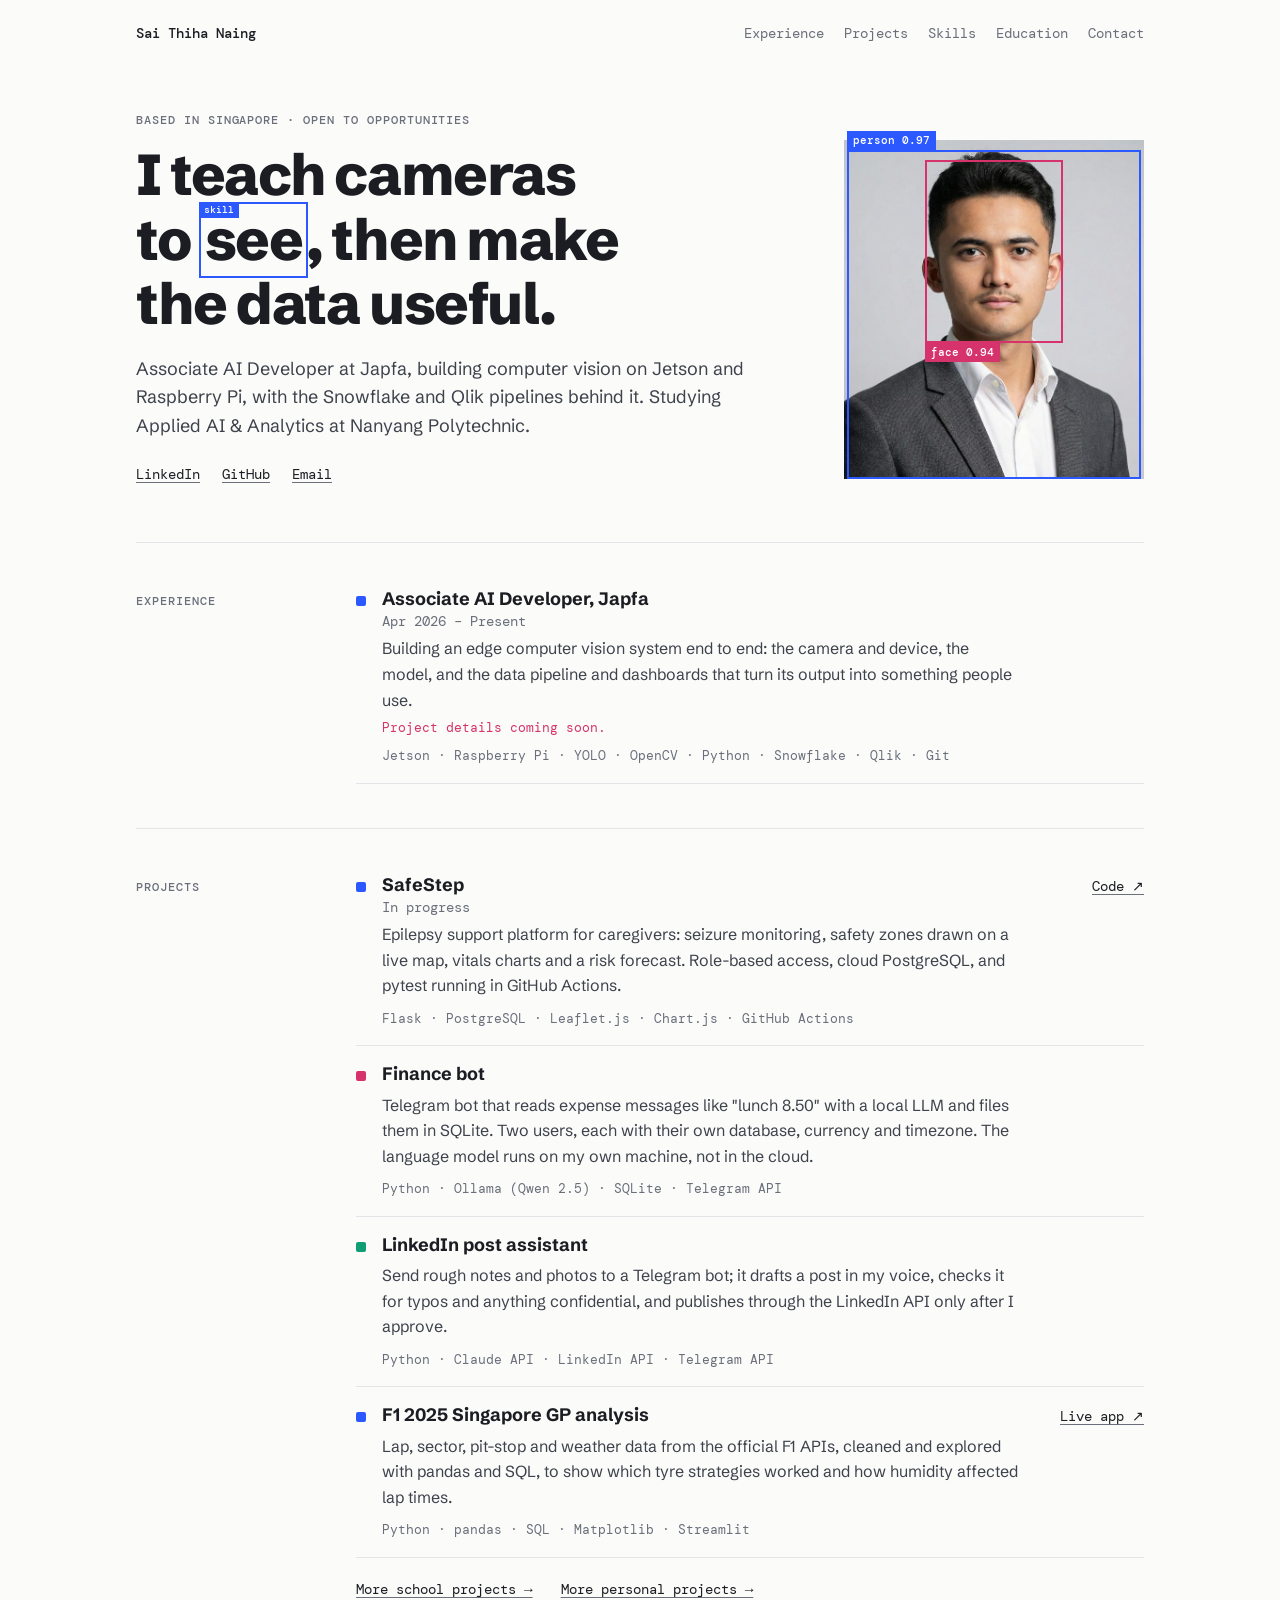
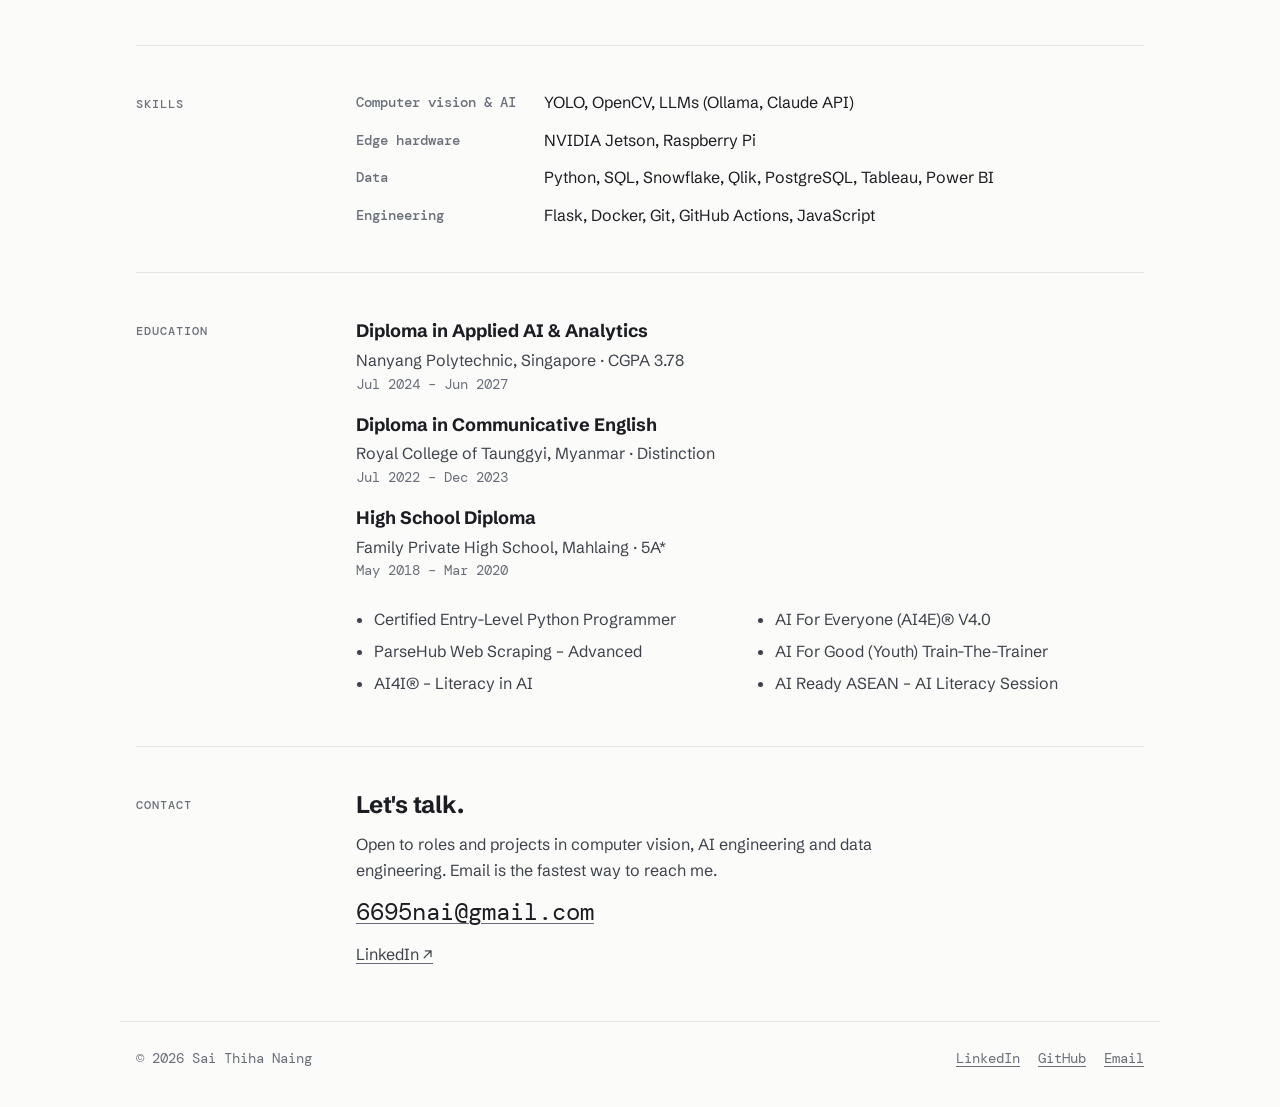
<file: index.html>
<!DOCTYPE html>
<html lang="en">
<head>
  <meta charset="UTF-8">
  <meta name="viewport" content="width=device-width, initial-scale=1.0">
  <title>Sai Thiha Naing | AI &amp; Data Engineer</title>
  <meta name="description" content="Sai Thiha Naing, Associate AI Developer at Japfa. Computer vision on Jetson and Raspberry Pi, and the Snowflake and Qlik pipelines behind it.">
  <meta property="og:title" content="Sai Thiha Naing | AI & Data Engineer">
  <meta property="og:description" content="Computer vision on edge hardware, and the data pipelines behind it. Based in Singapore.">
  <meta property="og:image" content="https://saithihanaing1.github.io/images/headshot.jpg">
  <meta property="og:url" content="https://saithihanaing1.github.io/">
  <meta property="og:type" content="website">
  <link rel="preconnect" href="https://fonts.googleapis.com">
  <link rel="preconnect" href="https://fonts.gstatic.com" crossorigin>
  <link href="https://fonts.googleapis.com/css2?family=DM+Mono:wght@400;500&family=Schibsted+Grotesk:wght@400;500;700;800&display=swap" rel="stylesheet">
  <link rel="icon" href="images/favicon.svg" type="image/svg+xml">
  <link rel="stylesheet" href="styles.css">
</head>
<body>

<header class="site-head">
  <div class="wrap">
    <a class="name" href="index.html">Sai Thiha Naing</a>
    <nav class="site-nav" aria-label="Main">
      <a href="#experience">Experience</a>
      <a href="#projects">Projects</a>
      <a href="#skills">Skills</a>
      <a href="#education">Education</a>
      <a href="#contact">Contact</a>
    </nav>
  </div>
</header>

<main>
  <div class="wrap">
    <section class="hero">
      <div class="hero-text">
        <p class="section-label">Based in Singapore · Open to opportunities</p>
        <h1>I teach cameras to <span class="tag" data-label="skill">see</span>, then make the data useful.</h1>
        <p class="lede">Associate AI Developer at Japfa, building computer vision on Jetson and Raspberry Pi, with the Snowflake and Qlik pipelines behind it. Studying Applied AI &amp; Analytics at Nanyang Polytechnic.</p>
        <div class="hero-links">
          <a href="https://www.linkedin.com/in/sai-thiha-naing" target="_blank" rel="noopener noreferrer">LinkedIn</a>
          <a href="https://github.com/SAITHIHANAING1" target="_blank" rel="noopener noreferrer">GitHub</a>
          <a href="mailto:6695nai@gmail.com">Email</a>
        </div>
      </div>
      <figure class="frame">
        <img src="images/headshot.jpg" alt="Sai Thiha Naing" width="637" height="720">
        <span class="box box--blue box--person" data-label="person 0.97" aria-hidden="true"></span>
        <span class="box box--magenta box--face" data-label="face 0.94" aria-hidden="true"></span>
      </figure>
    </section>

    <section class="section" id="experience">
      <h2 class="section-label">Experience</h2>
      <div class="section-body">
        <ul class="rows">
          <li class="row">
            <span class="marker marker--blue" aria-hidden="true"></span>
            <div class="row-main">
              <h3 class="row-title">Associate AI Developer, Japfa</h3>
              <p class="row-sub">Apr 2026 – Present</p>
              <p class="row-desc">Building an edge computer vision system end to end: the camera and device, the model, and the data pipeline and dashboards that turn its output into something people use.</p>
            </div>
            <span></span>
            <p class="row-note">Project details coming soon.</p>
            <p class="row-meta">Jetson · Raspberry Pi · YOLO · OpenCV · Python · Snowflake · Qlik · Git</p>
          </li>
        </ul>
      </div>
    </section>

    <section class="section" id="projects">
      <h2 class="section-label">Projects</h2>
      <div class="section-body">
        <ul class="rows">
          <li class="row">
            <span class="marker marker--blue" aria-hidden="true"></span>
            <div class="row-main">
              <h3 class="row-title">SafeStep</h3>
              <p class="row-sub">In progress</p>
              <p class="row-desc">Epilepsy support platform for caregivers: seizure monitoring, safety zones drawn on a live map, vitals charts and a risk forecast. Role-based access, cloud PostgreSQL, and pytest running in GitHub Actions.</p>
            </div>
            <div class="row-links"><a href="https://github.com/SAITHIHANAING1/SafeStep" target="_blank" rel="noopener noreferrer">Code ↗</a></div>
            <p class="row-meta">Flask · PostgreSQL · Leaflet.js · Chart.js · GitHub Actions</p>
          </li>
          <li class="row">
            <span class="marker marker--magenta" aria-hidden="true"></span>
            <div class="row-main">
              <h3 class="row-title">Finance bot</h3>
              <p class="row-desc">Telegram bot that reads expense messages like "lunch 8.50" with a local LLM and files them in SQLite. Two users, each with their own database, currency and timezone. The language model runs on my own machine, not in the cloud.</p>
            </div>
            <span></span>
            <p class="row-meta">Python · Ollama (Qwen 2.5) · SQLite · Telegram API</p>
          </li>
          <li class="row">
            <span class="marker marker--green" aria-hidden="true"></span>
            <div class="row-main">
              <h3 class="row-title">LinkedIn post assistant</h3>
              <p class="row-desc">Send rough notes and photos to a Telegram bot; it drafts a post in my voice, checks it for typos and anything confidential, and publishes through the LinkedIn API only after I approve.</p>
            </div>
            <span></span>
            <p class="row-meta">Python · Claude API · LinkedIn API · Telegram API</p>
          </li>
          <li class="row">
            <span class="marker marker--blue" aria-hidden="true"></span>
            <div class="row-main">
              <h3 class="row-title">F1 2025 Singapore GP analysis</h3>
              <p class="row-desc">Lap, sector, pit-stop and weather data from the official F1 APIs, cleaned and explored with pandas and SQL, to show which tyre strategies worked and how humidity affected lap times.</p>
            </div>
            <div class="row-links"><a href="https://f1-analysis-by-zwe-sai.streamlit.app/" target="_blank" rel="noopener noreferrer">Live app ↗</a></div>
            <p class="row-meta">Python · pandas · SQL · Matplotlib · Streamlit</p>
          </li>
        </ul>
        <div class="more-links">
          <a href="academic_projects.html">More school projects →</a>
          <a href="personal_projects.html">More personal projects →</a>
        </div>
      </div>
    </section>

    <section class="section" id="skills">
      <h2 class="section-label">Skills</h2>
      <div class="section-body">
        <dl class="skills">
          <dt>Computer vision &amp; AI</dt><dd>YOLO, OpenCV, LLMs (Ollama, Claude API)</dd>
          <dt>Edge hardware</dt><dd>NVIDIA Jetson, Raspberry Pi</dd>
          <dt>Data</dt><dd>Python, SQL, Snowflake, Qlik, PostgreSQL, Tableau, Power BI</dd>
          <dt>Engineering</dt><dd>Flask, Docker, Git, GitHub Actions, JavaScript</dd>
        </dl>
      </div>
    </section>

    <section class="section" id="education">
      <h2 class="section-label">Education</h2>
      <div class="section-body">
        <ul class="edu">
          <li>
            <h3>Diploma in Applied AI &amp; Analytics</h3>
            <p>Nanyang Polytechnic, Singapore · CGPA 3.78</p>
            <p class="when">Jul 2024 – Jun 2027</p>
          </li>
          <li>
            <h3>Diploma in Communicative English</h3>
            <p>Royal College of Taunggyi, Myanmar · Distinction</p>
            <p class="when">Jul 2022 – Dec 2023</p>
          </li>
          <li>
            <h3>High School Diploma</h3>
            <p>Family Private High School, Mahlaing · 5A*</p>
            <p class="when">May 2018 – Mar 2020</p>
          </li>
        </ul>
        <ul class="certs" aria-label="Certifications">
          <li>Certified Entry-Level Python Programmer</li>
          <li>ParseHub Web Scraping – Advanced</li>
          <li>AI4I® – Literacy in AI</li>
          <li>AI For Everyone (AI4E)® V4.0</li>
          <li>AI For Good (Youth) Train-The-Trainer</li>
          <li>AI Ready ASEAN – AI Literacy Session</li>
        </ul>
      </div>
    </section>

    <section class="section contact" id="contact">
      <h2 class="section-label">Contact</h2>
      <div class="section-body">
        <h3 class="contact-title">Let's talk.</h3>
        <p>Open to roles and projects in computer vision, AI engineering and data engineering. Email is the fastest way to reach me.</p>
        <p><a class="email" href="mailto:6695nai@gmail.com">6695nai@gmail.com</a></p>
        <p><a href="https://www.linkedin.com/in/sai-thiha-naing" target="_blank" rel="noopener noreferrer">LinkedIn ↗</a></p>
      </div>
    </section>
  </div>
</main>

<footer class="site-foot">
  <div class="wrap">
    <span>© 2026 Sai Thiha Naing</span>
    <nav aria-label="Footer">
      <a href="https://www.linkedin.com/in/sai-thiha-naing" target="_blank" rel="noopener noreferrer">LinkedIn</a>
      <a href="https://github.com/SAITHIHANAING1" target="_blank" rel="noopener noreferrer">GitHub</a>
      <a href="mailto:6695nai@gmail.com">Email</a>
    </nav>
  </div>
</footer>

<script src="script.js"></script>
</body>
</html>
</file>
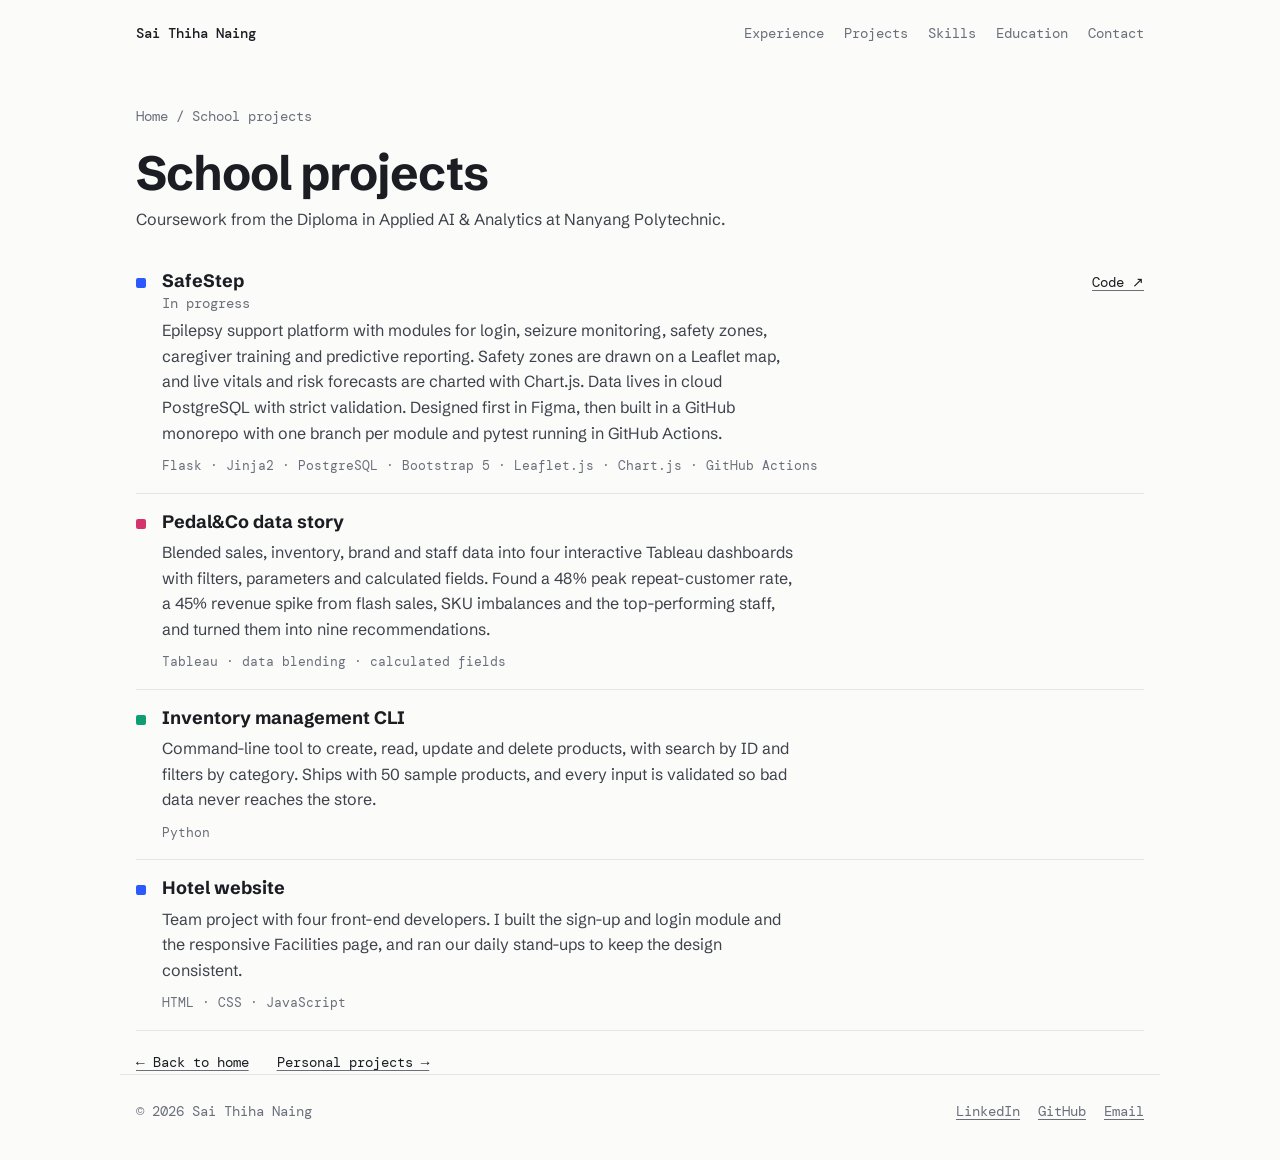
<file: academic_projects.html>
<!DOCTYPE html>
<html lang="en">
<head>
  <meta charset="UTF-8">
  <meta name="viewport" content="width=device-width, initial-scale=1.0">
  <title>School projects | Sai Thiha Naing</title>
  <meta name="description" content="School projects by Sai Thiha Naing at Nanyang Polytechnic: web platforms, Tableau dashboards and Python tools.">
  <link rel="preconnect" href="https://fonts.googleapis.com">
  <link rel="preconnect" href="https://fonts.gstatic.com" crossorigin>
  <link href="https://fonts.googleapis.com/css2?family=DM+Mono:wght@400;500&family=Schibsted+Grotesk:wght@400;500;700;800&display=swap" rel="stylesheet">
  <link rel="icon" href="images/favicon.svg" type="image/svg+xml">
  <link rel="stylesheet" href="styles.css">
</head>
<body>

<header class="site-head">
  <div class="wrap">
    <a class="name" href="index.html">Sai Thiha Naing</a>
    <nav class="site-nav" aria-label="Main">
      <a href="index.html#experience">Experience</a>
      <a href="index.html#projects">Projects</a>
      <a href="index.html#skills">Skills</a>
      <a href="index.html#education">Education</a>
      <a href="index.html#contact">Contact</a>
    </nav>
  </div>
</header>

<main>
  <div class="wrap">
    <p class="crumb"><a href="index.html">Home</a> / School projects</p>
    <h1 class="page-title">School projects</h1>
    <p class="page-intro">Coursework from the Diploma in Applied AI &amp; Analytics at Nanyang Polytechnic.</p>

    <ul class="rows">
      <li class="row">
        <span class="marker marker--blue" aria-hidden="true"></span>
        <div class="row-main">
          <h2 class="row-title">SafeStep</h2>
          <p class="row-sub">In progress</p>
          <p class="row-desc">Epilepsy support platform with modules for login, seizure monitoring, safety zones, caregiver training and predictive reporting. Safety zones are drawn on a Leaflet map, and live vitals and risk forecasts are charted with Chart.js. Data lives in cloud PostgreSQL with strict validation. Designed first in Figma, then built in a GitHub monorepo with one branch per module and pytest running in GitHub Actions.</p>
        </div>
        <div class="row-links"><a href="https://github.com/SAITHIHANAING1/SafeStep" target="_blank" rel="noopener noreferrer">Code ↗</a></div>
        <p class="row-meta">Flask · Jinja2 · PostgreSQL · Bootstrap 5 · Leaflet.js · Chart.js · GitHub Actions</p>
      </li>
      <li class="row">
        <span class="marker marker--magenta" aria-hidden="true"></span>
        <div class="row-main">
          <h2 class="row-title">Pedal&amp;Co data story</h2>
          <p class="row-desc">Blended sales, inventory, brand and staff data into four interactive Tableau dashboards with filters, parameters and calculated fields. Found a 48% peak repeat-customer rate, a 45% revenue spike from flash sales, SKU imbalances and the top-performing staff, and turned them into nine recommendations.</p>
        </div>
        <span></span>
        <p class="row-meta">Tableau · data blending · calculated fields</p>
      </li>
      <li class="row">
        <span class="marker marker--green" aria-hidden="true"></span>
        <div class="row-main">
          <h2 class="row-title">Inventory management CLI</h2>
          <p class="row-desc">Command-line tool to create, read, update and delete products, with search by ID and filters by category. Ships with 50 sample products, and every input is validated so bad data never reaches the store.</p>
        </div>
        <span></span>
        <p class="row-meta">Python</p>
      </li>
      <li class="row">
        <span class="marker marker--blue" aria-hidden="true"></span>
        <div class="row-main">
          <h2 class="row-title">Hotel website</h2>
          <p class="row-desc">Team project with four front-end developers. I built the sign-up and login module and the responsive Facilities page, and ran our daily stand-ups to keep the design consistent.</p>
        </div>
        <span></span>
        <p class="row-meta">HTML · CSS · JavaScript</p>
      </li>
    </ul>

    <div class="more-links">
      <a href="index.html#projects">← Back to home</a>
      <a href="personal_projects.html">Personal projects →</a>
    </div>
  </div>
</main>

<footer class="site-foot">
  <div class="wrap">
    <span>© 2026 Sai Thiha Naing</span>
    <nav aria-label="Footer">
      <a href="https://www.linkedin.com/in/sai-thiha-naing" target="_blank" rel="noopener noreferrer">LinkedIn</a>
      <a href="https://github.com/SAITHIHANAING1" target="_blank" rel="noopener noreferrer">GitHub</a>
      <a href="mailto:6695nai@gmail.com">Email</a>
    </nav>
  </div>
</footer>

</body>
</html>
</file>
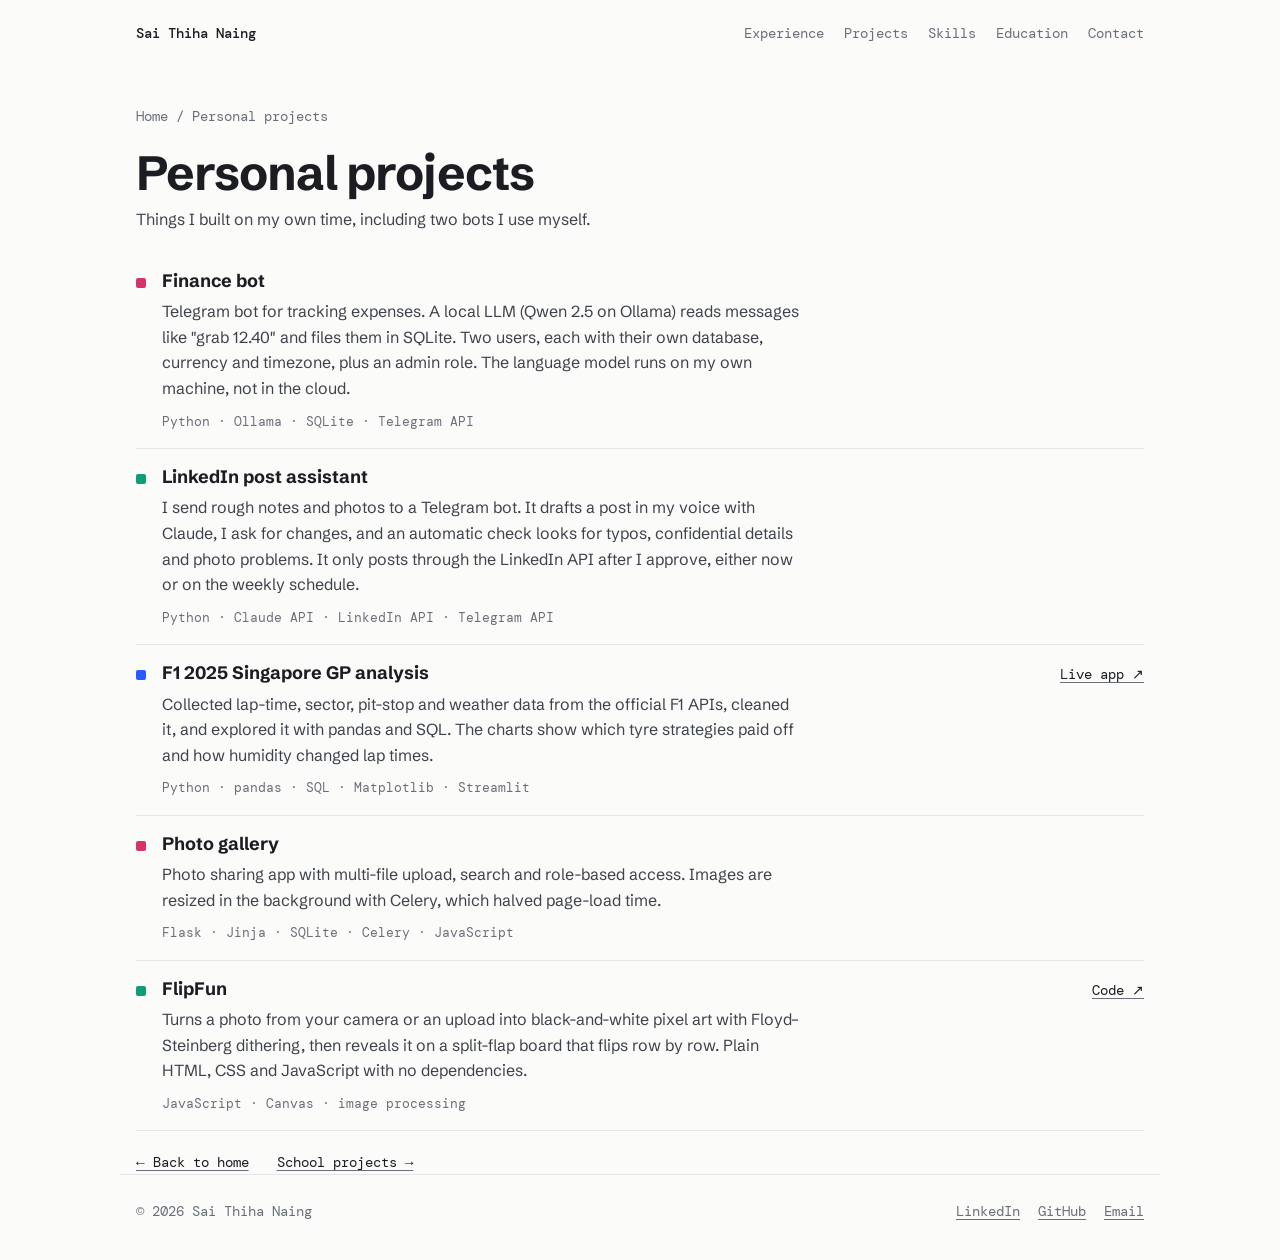
<file: personal_projects.html>
<!DOCTYPE html>
<html lang="en">
<head>
  <meta charset="UTF-8">
  <meta name="viewport" content="width=device-width, initial-scale=1.0">
  <title>Personal projects | Sai Thiha Naing</title>
  <meta name="description" content="Personal projects by Sai Thiha Naing: AI-powered bots, data analysis and web builds.">
  <link rel="preconnect" href="https://fonts.googleapis.com">
  <link rel="preconnect" href="https://fonts.gstatic.com" crossorigin>
  <link href="https://fonts.googleapis.com/css2?family=DM+Mono:wght@400;500&family=Schibsted+Grotesk:wght@400;500;700;800&display=swap" rel="stylesheet">
  <link rel="icon" href="images/favicon.svg" type="image/svg+xml">
  <link rel="stylesheet" href="styles.css">
</head>
<body>

<header class="site-head">
  <div class="wrap">
    <a class="name" href="index.html">Sai Thiha Naing</a>
    <nav class="site-nav" aria-label="Main">
      <a href="index.html#experience">Experience</a>
      <a href="index.html#projects">Projects</a>
      <a href="index.html#skills">Skills</a>
      <a href="index.html#education">Education</a>
      <a href="index.html#contact">Contact</a>
    </nav>
  </div>
</header>

<main>
  <div class="wrap">
    <p class="crumb"><a href="index.html">Home</a> / Personal projects</p>
    <h1 class="page-title">Personal projects</h1>
    <p class="page-intro">Things I built on my own time, including two bots I use myself.</p>

    <ul class="rows">
      <li class="row">
        <span class="marker marker--magenta" aria-hidden="true"></span>
        <div class="row-main">
          <h2 class="row-title">Finance bot</h2>
          <p class="row-desc">Telegram bot for tracking expenses. A local LLM (Qwen 2.5 on Ollama) reads messages like "grab 12.40" and files them in SQLite. Two users, each with their own database, currency and timezone, plus an admin role. The language model runs on my own machine, not in the cloud.</p>
        </div>
        <span></span>
        <p class="row-meta">Python · Ollama · SQLite · Telegram API</p>
      </li>
      <li class="row">
        <span class="marker marker--green" aria-hidden="true"></span>
        <div class="row-main">
          <h2 class="row-title">LinkedIn post assistant</h2>
          <p class="row-desc">I send rough notes and photos to a Telegram bot. It drafts a post in my voice with Claude, I ask for changes, and an automatic check looks for typos, confidential details and photo problems. It only posts through the LinkedIn API after I approve, either now or on the weekly schedule.</p>
        </div>
        <span></span>
        <p class="row-meta">Python · Claude API · LinkedIn API · Telegram API</p>
      </li>
      <li class="row">
        <span class="marker marker--blue" aria-hidden="true"></span>
        <div class="row-main">
          <h2 class="row-title">F1 2025 Singapore GP analysis</h2>
          <p class="row-desc">Collected lap-time, sector, pit-stop and weather data from the official F1 APIs, cleaned it, and explored it with pandas and SQL. The charts show which tyre strategies paid off and how humidity changed lap times.</p>
        </div>
        <div class="row-links"><a href="https://f1-analysis-by-zwe-sai.streamlit.app/" target="_blank" rel="noopener noreferrer">Live app ↗</a></div>
        <p class="row-meta">Python · pandas · SQL · Matplotlib · Streamlit</p>
      </li>
      <li class="row">
        <span class="marker marker--magenta" aria-hidden="true"></span>
        <div class="row-main">
          <h2 class="row-title">Photo gallery</h2>
          <p class="row-desc">Photo sharing app with multi-file upload, search and role-based access. Images are resized in the background with Celery, which halved page-load time.</p>
        </div>
        <span></span>
        <p class="row-meta">Flask · Jinja · SQLite · Celery · JavaScript</p>
      </li>
      <li class="row">
        <span class="marker marker--green" aria-hidden="true"></span>
        <div class="row-main">
          <h2 class="row-title">FlipFun</h2>
          <p class="row-desc">Turns a photo from your camera or an upload into black-and-white pixel art with Floyd–Steinberg dithering, then reveals it on a split-flap board that flips row by row. Plain HTML, CSS and JavaScript with no dependencies.</p>
        </div>
        <div class="row-links"><a href="https://github.com/SAITHIHANAING1/FlipFun" target="_blank" rel="noopener noreferrer">Code ↗</a></div>
        <p class="row-meta">JavaScript · Canvas · image processing</p>
      </li>
    </ul>

    <div class="more-links">
      <a href="index.html#projects">← Back to home</a>
      <a href="academic_projects.html">School projects →</a>
    </div>
  </div>
</main>

<footer class="site-foot">
  <div class="wrap">
    <span>© 2026 Sai Thiha Naing</span>
    <nav aria-label="Footer">
      <a href="https://www.linkedin.com/in/sai-thiha-naing" target="_blank" rel="noopener noreferrer">LinkedIn</a>
      <a href="https://github.com/SAITHIHANAING1" target="_blank" rel="noopener noreferrer">GitHub</a>
      <a href="mailto:6695nai@gmail.com">Email</a>
    </nav>
  </div>
</footer>

</body>
</html>
</file>
<file: styles.css>
/* "Annotated": the look of a computer-vision labeling tool.
   Light canvas, hairline rules, annotation class colours as the only accents. */
:root {
  --bg: #fbfbfa;
  --ink: #1b1d22;
  --ink-2: #3e424b;
  --dim: #6a6f7a;
  --line: #e4e5e8;
  --frame: #eceef1;
  --blue: #2b59ff;
  --magenta: #d6336c;
  --green: #0f9d74;
  --on-tag: #ffffff;

  --font: 'Schibsted Grotesk', system-ui, -apple-system, 'Segoe UI', sans-serif;
  --mono: 'DM Mono', ui-monospace, 'Cascadia Mono', Consolas, monospace;

  --step-0: 1rem;
  --step-1: 1.125rem;
  --step-2: 1.5rem;
  --step-hero: clamp(2.1rem, 5.2vw, 3.6rem);
  --gutter: 16px;
  color-scheme: light;
}

*, *::before, *::after { box-sizing: border-box; }

html { scroll-behavior: smooth; }
@media (prefers-reduced-motion: reduce) { html { scroll-behavior: auto; } }

body {
  margin: 0;
  background: var(--bg);
  color: var(--ink);
  font-family: var(--font);
  font-size: var(--step-0);
  line-height: 1.6;
  -webkit-font-smoothing: antialiased;
}

img { max-width: 100%; display: block; }

a { color: inherit; text-decoration-color: var(--dim); text-underline-offset: 3px; text-decoration-thickness: 1px; }
a:hover { color: var(--blue); text-decoration-color: currentColor; }
a:focus-visible { outline: 2px solid var(--blue); outline-offset: 3px; }

.wrap {
  max-width: 1040px;
  margin: 0 auto;
  padding-left: max(var(--gutter), env(safe-area-inset-left, 0px));
  padding-right: max(var(--gutter), env(safe-area-inset-right, 0px));
}

/* ---------- Header ---------- */
.site-head .wrap {
  display: flex;
  flex-wrap: wrap;
  justify-content: space-between;
  align-items: baseline;
  gap: 8px 24px;
  padding-block: 22px;
  font-family: var(--mono);
  font-size: 0.875rem;
}
.site-head .name { font-weight: 500; text-decoration: none; }
.site-nav { display: flex; flex-wrap: wrap; gap: 6px 20px; color: var(--dim); }
.site-nav a { text-decoration: none; }

/* ---------- Hero ---------- */
.hero {
  display: grid;
  grid-template-columns: minmax(0, 1fr) minmax(220px, 300px);
  gap: 48px;
  align-items: center;
  padding-block: 40px 56px;
}
.hero-text { min-width: 0; }
.hero h1 {
  font-size: var(--step-hero);
  line-height: 1.12;
  font-weight: 800;
  letter-spacing: -0.025em;
  margin: 14px 0 18px;
  text-wrap: balance;
}
.hero .lede { color: var(--ink-2); max-width: 56ch; margin: 0 0 22px; font-size: var(--step-1); }
.hero-links { display: flex; flex-wrap: wrap; gap: 8px 22px; font-family: var(--mono); font-size: 0.9rem; }

/* Annotated word in the headline */
.tag {
  position: relative;
  display: inline-block;
  outline: 2px solid var(--blue);
  outline-offset: 4px;
  margin-inline: 4px;
}
.tag::after {
  content: attr(data-label);
  content: attr(data-label) / ""; /* decorative: keep it out of the headline's spoken text */
  position: absolute;
  /* Sits inside the box's top-left corner, like a labeling tool does when
     there is no room above; "see" has no ascenders, so it clears the letters. */
  left: -6px;
  top: -6px;
  font: 500 0.65rem/1 var(--mono);
  letter-spacing: 0;
  background: var(--blue);
  color: var(--on-tag);
  padding: 3px 5px;
}

/* Photo with detection boxes */
.frame {
  position: relative;
  margin: 26px 0 0;
  aspect-ratio: 637 / 720;
  max-width: 100%;
  background: var(--frame);
}
.frame img { width: 100%; height: 100%; object-fit: cover; }
.box {
  position: absolute;
  border: 2px solid var(--box, var(--blue));
  pointer-events: none;
}
.box::before {
  content: attr(data-label);
  position: absolute;
  left: -2px;
  top: -21px;
  font: 500 0.7rem/1 var(--mono);
  white-space: nowrap;
  background: var(--box, var(--blue));
  color: var(--on-tag);
  padding: 4px 6px;
}
.box--blue { --box: var(--blue); }
.box--magenta { --box: var(--magenta); }
.box--green { --box: var(--green); }
.box--person { inset: 3% 1% 0 1%; }
.box--face { top: 6%; bottom: 40%; left: 27%; right: 27%; }
/* Face label hangs below its box so it never covers the person label. */
.box--face::before { top: auto; bottom: -21px; }

/* Optional draw-in, added by script.js. Content is visible without it. */
@media (prefers-reduced-motion: no-preference) {
  .frame.is-drawn .box { animation: box-in 600ms cubic-bezier(.2, .7, .2, 1) both; }
  .frame.is-drawn .box--face { animation-delay: 250ms; }
}
@keyframes box-in {
  from { clip-path: inset(0 100% 100% 0); }
  to { clip-path: inset(-30px -10px -30px -10px); }
}

/* ---------- Sections ---------- */
.section {
  padding-block: 44px;
  border-top: 1px solid var(--line);
  display: grid;
  grid-template-columns: 180px minmax(0, 1fr);
  gap: 16px 40px;
}
.section-label, .section .section-label {
  font: 500 0.75rem/1.4 var(--mono);
  text-transform: uppercase;
  letter-spacing: 0.08em;
  color: var(--dim);
  margin: 6px 0 0;
}
.contact-title { font-size: var(--step-2); line-height: 1.2; margin: 0 0 12px; letter-spacing: -0.01em; }
.section-body { min-width: 0; }

/* Rows: projects and experience */
.rows { display: grid; margin: 0; padding: 0; list-style: none; }
.row {
  display: grid;
  grid-template-columns: 12px minmax(0, 1fr) auto;
  gap: 4px 14px;
  padding-block: 16px;
  border-bottom: 1px solid var(--line);
  align-items: baseline;
}
.row:first-child { padding-top: 0; }
.marker { width: 10px; height: 10px; border-radius: 2px; background: var(--blue); transform: translateY(1px); }
.marker--blue { background: var(--blue); }
.marker--magenta { background: var(--magenta); }
.marker--green { background: var(--green); }
.row-main { min-width: 0; }
.row-title { font-size: var(--step-1); font-weight: 700; margin: 0; line-height: 1.35; }
.row-sub { font: 0.85rem var(--mono); color: var(--dim); margin: 2px 0 0; }
.row-desc { color: var(--ink-2); margin: 6px 0 0; max-width: 64ch; }
.row-meta {
  grid-column: 2 / -1;
  font: 0.8rem/1.6 var(--mono);
  color: var(--dim);
  margin: 6px 0 0;
}
.row-links {
  display: flex;
  flex-wrap: wrap;
  gap: 4px 16px;
  font: 0.85rem var(--mono);
  white-space: nowrap;
  justify-content: flex-end;
}
.row-note {
  grid-column: 2 / -1;
  font: 0.8rem var(--mono);
  color: var(--magenta);
  margin: 2px 0 0;
}
.more-links { display: flex; flex-wrap: wrap; gap: 8px 28px; margin-top: 20px; font-family: var(--mono); font-size: 0.9rem; }

/* Skills */
.skills { display: grid; grid-template-columns: max-content minmax(0, 1fr); gap: 12px 28px; margin: 0; }
.skills dt { font: 500 0.85rem/1.6 var(--mono); color: var(--dim); padding-top: 2px; }
.skills dd { margin: 0; }

/* Education */
.edu { display: grid; gap: 18px; margin: 0; padding: 0; list-style: none; }
.edu h3 { font-size: var(--step-1); margin: 0; }
.edu p { margin: 2px 0 0; color: var(--ink-2); }
.edu .when { font: 0.85rem var(--mono); color: var(--dim); font-variant-numeric: tabular-nums; }
.certs { margin: 28px 0 0; padding: 0 0 0 1.1em; color: var(--ink-2); columns: 2 260px; column-gap: 32px; }
.certs li { margin-bottom: 6px; break-inside: avoid; }

/* Contact */
.contact p { margin: 0 0 10px; color: var(--ink-2); max-width: 56ch; }
.contact .email { font-family: var(--mono); font-size: var(--step-2); color: var(--ink); word-break: break-all; }

/* Breadcrumb on project pages */
.crumb { font: 0.85rem var(--mono); color: var(--dim); padding-block: 28px 8px; }
.crumb a { text-decoration: none; }
.page-title { font-size: clamp(2rem, 4.5vw, 3rem); line-height: 1.1; letter-spacing: -0.02em; margin: 0 0 8px; }
.page-intro { color: var(--ink-2); margin: 0 0 36px; max-width: 60ch; }

/* ---------- Footer ---------- */
.site-foot .wrap {
  display: flex;
  flex-wrap: wrap;
  justify-content: space-between;
  gap: 8px 24px;
  padding-block: 28px 40px;
  border-top: 1px solid var(--line);
  font: 0.85rem var(--mono);
  color: var(--dim);
}
.site-foot nav { display: flex; gap: 18px; }

/* ---------- Narrow screens ---------- */
@media (max-width: 760px) {
  .hero { grid-template-columns: 1fr; gap: 28px; padding-block: 24px 44px; }
  .hero .frame { max-width: 260px; }
  .tag::after { font-size: 0.55rem; padding: 2px 4px; top: -5px; left: -5px; }
  .section { grid-template-columns: 1fr; gap: 12px; padding-block: 36px; }
  .row { grid-template-columns: 12px minmax(0, 1fr); }
  .row-links { grid-column: 2; justify-content: flex-start; }
  .skills { grid-template-columns: 1fr; gap: 2px; }
  .skills dd { margin-bottom: 12px; }
}
</file>
